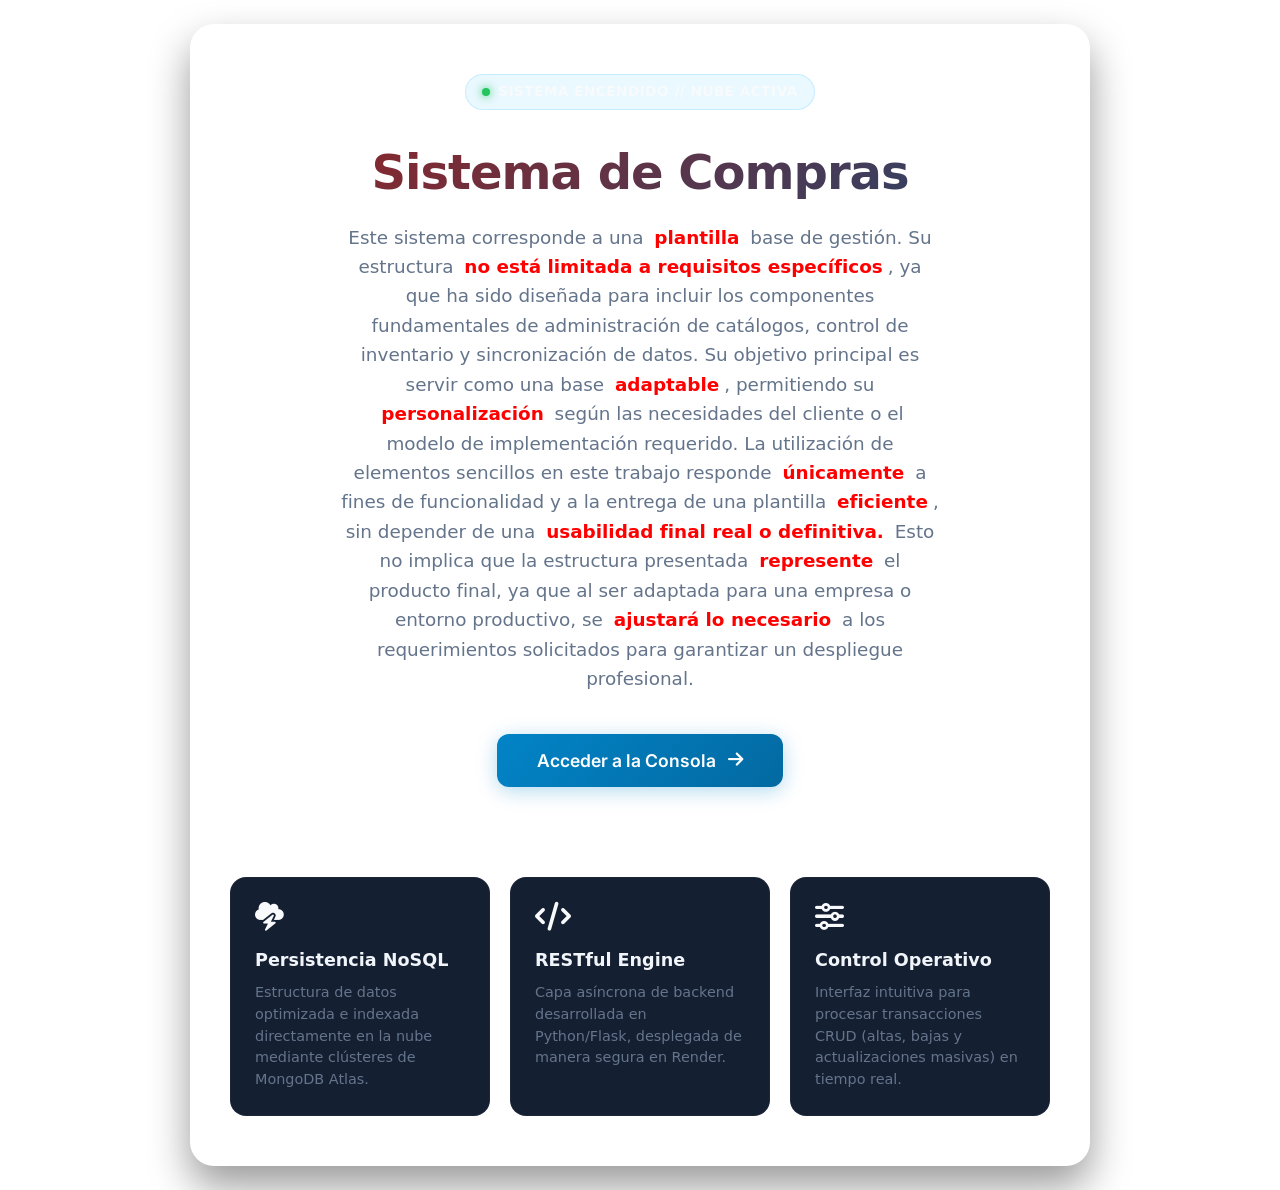
<file: index.html>
<!DOCTYPE html>
<html lang="es">
    <head>
        <meta charset="UTF-8">
        <meta name="viewport" content="width=device-width, initial-scale=1.0">
        <title>Sistema de Compras | Consola de Gestión</title>
        <link rel="stylesheet" href="styles.css">
        <link rel="stylesheet"
            href="https://cdnjs.cloudflare.com/ajax/libs/font-awesome/6.4.0/css/all.min.css">
        <style>
        :root{
  --bg-main: #f8fafc;
  --bg-card: #ffffff;

  --primary: #2563eb;
  --primary-hover: #1d4ed8;

  --secondary: #64748b;

  --success: #16a34a;
  --danger: #dc2626;

  --border: #dbeafe;

  --text-main: #0f172a;
  --text-muted: #64748b;
}

        body {
            background-color: var(--bg-dark);
            font-family: 'Segoe UI', system-ui, sans-serif;
            color: #f8fafc;
            margin: 0;
            min-height: 100vh;
            display: flex;
            align-items: center;
            justify-content: center;
        }

        .hero-panel {
            background: var(--surface-dark);
            border: 1px solid var(--border-glow);
            border-radius: 24px;
            padding: 50px 40px;
            max-width: 900px;
            width: 90%;
            box-shadow: 0 20px 40px rgba(0, 0, 0, 0.4);
            text-align: center;
            position: relative;
            overflow: hidden;
        }

        /* Indicador de estado del Servidor */
        .status-badge {
            display: inline-flex;
            align-items: center;
            gap: 8px;
            background: rgba(56, 189, 248, 0.1);
            color: var(--primary-glow);
            padding: 6px 16px;
            border-radius: 100px;
            font-size: 0.85rem;
            font-weight: 600;
            letter-spacing: 0.5px;
            margin-bottom: 24px;
            border: 1px solid rgba(56, 189, 248, 0.2);
        }

        .status-dot {
            width: 8px;
            height: 8px;
            background-color: #22c55e;
            border-radius: 50%;
            box-shadow: 0 0 10px #22c55e;
            animation: pulse 2s infinite;
        }

        @keyframes pulse {
            0% { transform: scale(0.95); box-shadow: 0 0 0 0 rgba(34, 197, 94, 0.7); }
            70% { transform: scale(1); box-shadow: 0 0 0 8px rgba(34, 197, 94, 0); }
            100% { transform: scale(0.95); box-shadow: 0 0 0 0 rgba(34, 197, 94, 0); }
        }

        .hero-panel h1 {
            font-size: 3rem;
            font-weight: 800;
            margin: 0 0 12px 0;
            background: linear-gradient(135deg, #972323 0%, #24456d 100%);
            -webkit-background-clip: text;
            -webkit-text-fill-color: transparent;
            letter-spacing: -1px;
        }

        .hero-panel p.subtitle {
            font-size: 1.15rem;
            color: var(--text-muted);
            max-width: 600px;
            margin: 0 auto 40px auto;
            line-height: 1.6;
        }

        .resaltar {
  color: rgb(255, 0, 0);
  padding: 2px 5px;
  border-radius: 4px;
  font-weight: 600;
}

        /* Botón de Acceso Principal */
        .btn-primary {
            background: linear-gradient(135deg, #0284c7 0%, #0369a1 100%);
            color: white;
            border: none;
            padding: 16px 40px;
            font-size: 1.1rem;
            font-weight: 600;
            border-radius: 12px;
            cursor: pointer;
            transition: all 0.3s ease;
            box-shadow: 0 4px 20px rgba(2, 132, 199, 0.3);
            display: inline-flex;
            align-items: center;
            gap: 12px;
        }

        .btn-primary:hover {
            transform: translateY(-2px);
            box-shadow: 0 6px 24px rgba(2, 132, 199, 0.5);
            background: linear-gradient(135deg, #38bdf8 0%, #0284c7 100%);
        }

        /* Grid Tecnológico */
        .tech-grid {
            display: grid;
            grid-template-columns: repeat(auto-fit, minmax(220px, 1fr));
            gap: 20px;
            margin-top: 50px;
            border-top: 1px solid var(--border-glow);
            padding-top: 40px;
        }

        .tech-card {
            background: #151f32;
            padding: 24px;
            border-radius: 16px;
            border: 1px solid rgba(255, 255, 255, 0.03);
            text-align: left;
            transition: transform 0.3s ease;
        }

        .tech-card:hover {
            transform: translateY(-4px);
            border-color: rgba(56, 189, 248, 0.2);
        }

        .tech-card i {
            font-size: 1.8rem;
            color: var(--primary-glow);
            margin-bottom: 16px;
        }

        .tech-card h3 {
            font-size: 1.1rem;
            font-weight: 600;
            margin: 0 0 8px 0;
            color: #f1f5f9;
        }

        .tech-card p {
            font-size: 0.9rem;
            color: var(--text-muted);
            margin: 0;
            line-height: 1.5;
        }
    </style>
    </head>
    <body>

        <div class="hero-panel">
            <div class="status-badge">
                <div class="status-dot"></div>
                <span>SISTEMA ENCENDIDO // NUBE ACTIVA</span>
            </div>

            <h1>Sistema de Compras</h1>
            <p class="subtitle">
                Este sistema corresponde a una <span
                    class="resaltar">plantilla</span> base de gestión. Su
                estructura <span class="resaltar">no está limitada a requisitos
                    específicos</span>, ya que ha
                sido diseñada para incluir los componentes fundamentales de
                administración de catálogos, control de inventario y
                sincronización de datos. Su objetivo principal es servir como
                una base <span class="resaltar">adaptable</span>, permitiendo su
                <span class="resaltar">personalización</span> según las
                necesidades del cliente o el modelo de implementación requerido.

                La utilización de elementos sencillos en este trabajo responde
                <span class="resaltar">únicamente</span> a fines de
                funcionalidad y a la entrega de una
                plantilla <span class="resaltar">eficiente</span>, sin depender
                de una <span class="resaltar">usabilidad final real o
                    definitiva.</span>
                Esto no implica que la estructura presentada
                <span class="resaltar">represente</span> el producto final, ya
                que al ser adaptada para una
                empresa o entorno productivo, se <span class="resaltar">ajustará
                    lo necesario</span> a los
                requerimientos solicitados para garantizar un despliegue
                profesional.
            </p>

            <button class="btn-primary"
                onclick="window.location.href='catalogo.html'">
                <span>Acceder a la Consola</span>
                <i class="fa-solid fa-arrow-right"></i>
            </button>

            <div class="tech-grid">
                <div class="tech-card">
                    <i class="fa-solid fa-cloud-bolt"></i>
                    <h3>Persistencia NoSQL</h3>
                    <p>Estructura de datos optimizada e indexada directamente en
                        la nube mediante clústeres de MongoDB Atlas.</p>
                </div>
                <div class="tech-card">
                    <i class="fa-solid fa-code"></i>
                    <h3>RESTful Engine</h3>
                    <p>Capa asíncrona de backend desarrollada en Python/Flask,
                        desplegada de manera segura en Render.</p>
                </div>
                <div class="tech-card">
                    <i class="fa-solid fa-sliders"></i>
                    <h3>Control Operativo</h3>
                    <p>Interfaz intuitiva para procesar transacciones CRUD
                        (altas, bajas y actualizaciones masivas) en tiempo
                        real.</p>
                </div>
            </div>
        </div>

        <div id="modalManual" class="modal">
            <div class="modal-content">
                <span class="close">&times;</span>
                <h2 id="manualTitulo" class="manual-titulo"></h2>
                <div id="manualCuerpo" class="manual-cuerpo"></div>
            </div>
        </div>

    </body>
</html>
</file>
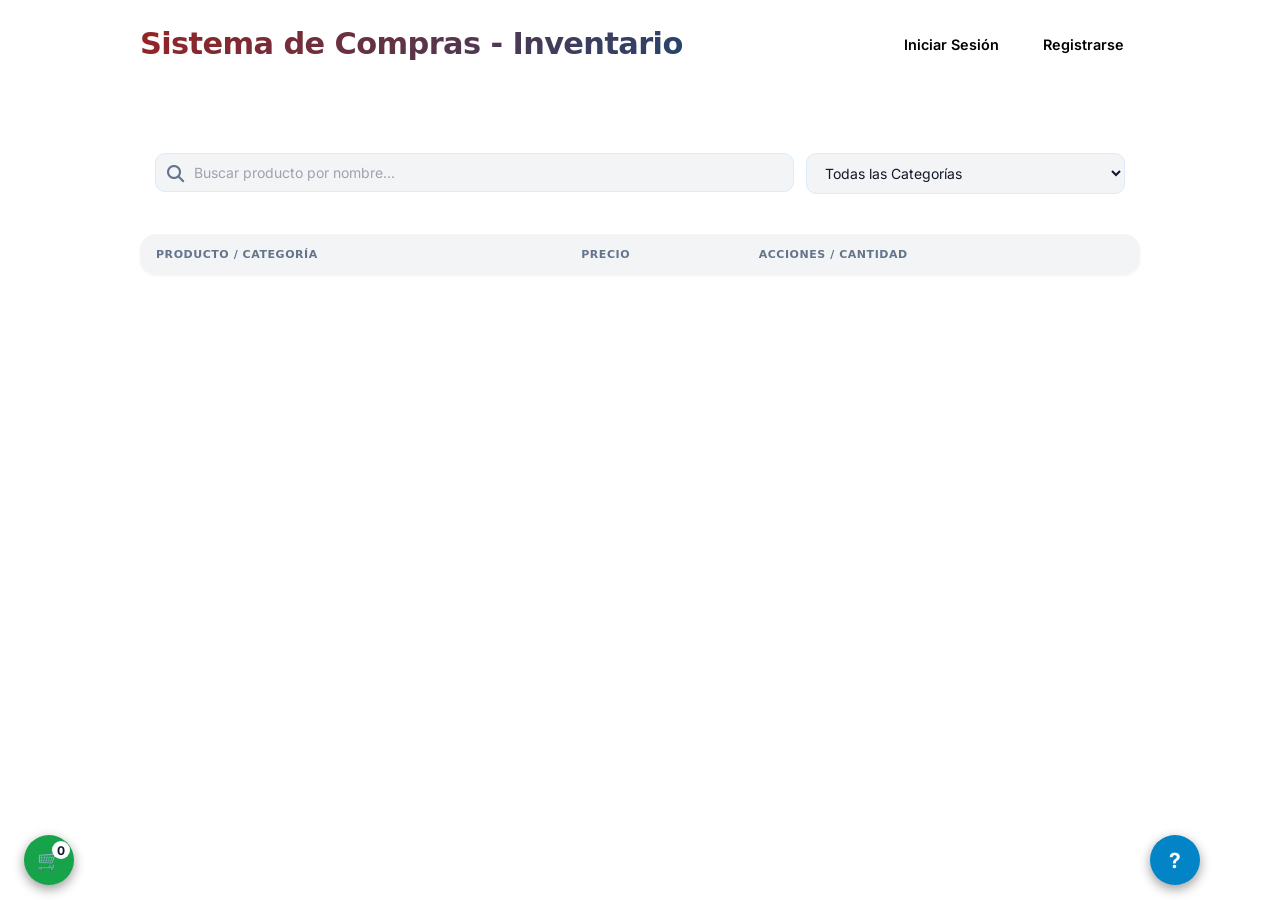
<file: catalogo.html>
<!DOCTYPE html>
<html lang="es">
    <head>
        <meta charset="UTF-8">
        <meta name="viewport" content="width=device-width, initial-scale=1.0">
        <title>Sistema de Compras - Gestión de Productos</title>
        <link rel="stylesheet" href="styles.css">
        <link rel="stylesheet"
            href="https://cdnjs.cloudflare.com/ajax/libs/font-awesome/6.4.0/css/all.min.css">
        <style>
        :root{
  --bg-main: #f8fafc;
  --bg-card: #ffffff;

  --primary: #2563eb;
  --primary-hover: #1d4ed8;

  --secondary: #64748b;

  --success: #16a34a;
  --danger: #dc2626;

  --border: #dbeafe;

  --text-main: #0f172a;
  --text-muted: #64748b;
}

        body {
            background-color: var(--bg-dark);
            /* ACCESIBILIDAD: Fuente base más grande y legible para descanso visual */
            font-family: 'Segoe UI', system-ui, sans-serif;
            font-size: 17px; 
            color: #f8fafc;
            margin: 0;
            padding: 20px;
            min-height: 100vh;
            display: flex;
            justify-content: center;
            box-sizing: border-box;
        }

        .container {
            width: 100%;
            max-width: 1000px;
            display: flex;
            flex-direction: column;
            gap: 25px;
        }

        /* ENCABEZADO RESPONSIVO */
        .header-flex {
            display: flex;
            flex-direction: column;
            gap: 15px;
            align-items: center;
            text-align: center;
            border-bottom: 1px solid var(--border-glow);
            padding-bottom: 20px;
        }

        @media (min-width: 640px) {
            .header-flex {
                flex-direction: row;
                justify-content: space-between;
                text-align: left;
            }
        }

        .header-flex h2 {
            font-size: 1.9rem;
            font-weight: 800;
            margin: 0;
            background: linear-gradient(135deg, #972323 0%, #24456d 100%);
            -webkit-background-clip: text;
            -webkit-text-fill-color: transparent;
        }

        #authButtons {
            display: flex;
            align-items: center;
            gap: 12px;
            width: 100%;
            justify-content: center;
        }

        .dashboard-admin{
    display:grid;
    grid-template-columns:repeat(auto-fit,minmax(180px,1fr));
    gap:15px;
    margin-bottom:25px;
}

.card-dashboard{
    background:#1e293b;
    border:1px solid #334155;
    border-radius:12px;
    padding:20px;
    text-align:center;
}

.card-dashboard h3{
    margin:0 0 10px 0;
    font-size:1rem;
}

.card-dashboard span{
    font-size:1.8rem;
    font-weight:bold;
    color:#38bdf8;
}

        @media (min-width: 640px) {
            #authButtons {
                width: auto;
            }
        }

        /* DISEÑO DE USUARIO ACTIVO */
        .user-pill {
            background: rgba(56, 189, 248, 0.1);
            border: 1px solid rgba(56, 189, 248, 0.2);
            color: var(--primary-glow);
            padding: 8px 14px;
            border-radius: 8px;
            font-size: 0.95rem;
            font-weight: 600;
            display: none;
        }

        .btn-nav, .btn-logout {
            background: rgba(255, 255, 255, 0.05);
            border: 1px solid var(--border-glow);
            color: #000000;
            padding: 10px 16px;
            border-radius: 8px;
            font-weight: 600;
            font-size: 0.9rem;
            cursor: pointer;
            transition: all 0.3s ease;
            flex: 1;
            text-align: center;
            white-space: nowrap;
        }

        @media (min-width: 640px) {
            .btn-nav, .btn-logout {
                flex: none;
            }
        }

        .btn-nav:hover {
            border-color: var(--primary-glow);
            background: rgba(56, 189, 248, 0.1);
        }

        /* CONTROL DE FILTROS Y BUSCADOR */
        .filter-bar {
            background: var(--surface-dark);
            border: 1px solid var(--border-glow);
            border-radius: 12px;
            padding: 15px;
            display: grid;
            grid-template-columns: 1fr;
            gap: 12px;
        }

        @media (min-width: 640px) {
            .filter-bar {
                grid-template-columns: 2fr 1fr;
            }
        }

        .search-wrapper {
            position: relative;
        }

        .search-wrapper i {
            position: absolute;
            left: 12px;
            top: 50%;
            transform: translateY(-50%);
            color: var(--text-muted);
        }

        .search-wrapper input {
            padding-left: 38px !important;
        }

        /* FORMULARIO ADMIN RESPONSIVO */
        .card {
            background: var(--surface-dark);
            border: 1px solid var(--border-glow);
            border-radius: 16px;
            padding: 20px;
            box-shadow: 0 10px 25px rgba(0, 0, 0, 0.3);
        }

        .card h3 {
            margin: 0 0 5px 0;
            font-size: 1.35rem;
        }

        .text-sm {
            font-size: 0.9rem;
            color: var(--text-muted);
            margin-bottom: 20px;
        }

        .form-group {
            display: grid;
            grid-template-columns: 1fr;
            gap: 12px;
        }

        /* Ajuste para 6 columnas debido a la imagen en computadoras */
        @media (min-width: 768px) {
            .form-group {
                grid-template-columns: 2fr 1fr 1fr 1fr 2fr auto;
                align-items: center;
            }
        }

        .form-group input, .form-group select {
            background: var(--input-bg);
            border: 1px solid var(--border-glow);
            border-radius: 8px;
            padding: 12px;
            font-size: 0.95rem;
            color: #000000;
            outline: none;
            width: 100%;
            box-sizing: border-box;
            transition: all 0.3s ease;
        }

        .form-group input:focus, .form-group select:focus {
            border-color: var(--primary-glow);
        }

        .btn-primary {
            background: linear-gradient(135deg, #0284c7 0%, #0369a1 100%);
            color: white;
            border: none;
            padding: 12px 20px;
            font-size: 0.95rem;
            font-weight: 600;
            border-radius: 8px;
            cursor: pointer;
            transition: all 0.3s ease;
            width: 100%;
        }

        @media (min-width: 768px) {
            .btn-primary {
                width: auto;
            }
        }

        /* TABLA MÓVIL ADAPTATIVA */
        .table-wrap {
            background: var(--surface-dark);
            border: 1px solid var(--border-glow);
            border-radius: 16px;
            overflow: hidden;
        }

        table {
            width: 100%;
            border-collapse: collapse;
        }

        @media (max-width: 639px) {
            table, thead, tbody, th, td, tr {
                display: block;
            }
            thead {
                display: none;
            }
            tr {
                border-bottom: 1px solid var(--border-glow);
                padding: 15px 10px;
                background: rgba(15, 23, 42, 0.2);
            }
            td {
                border: none;
                padding: 8px 10px;
                display: flex;
                justify-content: space-between;
                align-items: center;
                text-align: right;
                font-size: 1rem;
            }
            td::before {
                content: attr(data-label);
                float: left;
                font-weight: 600;
                color: var(--text-muted);
                text-transform: uppercase;
                font-size: 0.85rem;
            }
        }

        @media (min-width: 640px) {
            th {
                background: rgba(15, 23, 42, 0.5);
                color: var(--text-muted);
                font-weight: 600;
                padding: 16px 20px;
                font-size: 0.9rem;
                text-transform: uppercase;
                border-bottom: 1px solid var(--border-glow);
                text-align: left;
            }
            td {
                padding: 16px 20px;
                border-bottom: 1px solid rgba(51, 65, 85, 0.4);
                font-size: 1.05rem;
            }
            tr:hover td {
                background: rgba(255, 255, 255, 0.01);
            }
        }

        /* MODALES */
        .modal {
            display: none;
            position: fixed;
            top: 0; left: 0; width: 100%; height: 100%;
            background: rgba(222, 226, 236, 0.8);
            backdrop-filter: blur(4px);
            z-index: 1000;
            align-items: center;
            justify-content: center;
            padding: 15px;
            box-sizing: border-box;
            color: #000000;
        }
        .modal.active { display: flex; }
        .modal-content {
            background: var(--surface-dark);
            border: 1px solid var(--border-glow);
            padding: 25px;
            border-radius: 16px;
            max-width: 500px;
            width: 100%;
            position: relative;
            box-shadow: 0 20px 40px rgba(0,0,0,0.5);
            box-sizing: border-box;
        }
        .close {
            position: absolute;
            top: 15px; right: 15px;
            font-size: 24px; cursor: pointer;
            background: none; border: none; color: var(--text-muted);
        }

        /* BOTONES FLOTANTES COMPACTOS */
        #btnManual {
            position: fixed;
            bottom: 15px;
            right: 80px;
            width: 50px;
            height: 50px;
            border-radius: 50%;
            background: #0284c7;
            color: white;
            border: none;
            font-size: 1.3rem;
            font-weight: bold;
            cursor: pointer;
            box-shadow: 0 4px 12px rgba(0,0,0,0.4);
            z-index: 999;
        }

        .btn-carrito-flotante {
            position: fixed;
            bottom: 15px;
            right: 15px;
            width: 50px;
            height: 50px;
            border-radius: 50%;
            background: var(--success);
            color: white;
            border: none;
            font-size: 1.2rem;
            cursor: pointer;
            box-shadow: 0 4px 12px rgba(0,0,0,0.4);
            z-index: 999;
            display: flex;
            align-items: center;
            justify-content: center;
        }

        #contadorCarrito {
            background: white;
            color: #0f172a;
            font-size: 0.75rem;
            font-weight: bold;
            padding: 2px 6px;
            border-radius: 10px;
            position: absolute;
            top: 6px; right: 4px;
        }
    </style>
    </head>
    <body>

        <div class="container">
            <div class="header-flex">
                <h2>Sistema de Compras - Inventario</h2>
                <div id="authButtons">
                    <div id="infoUsuario" class="user-pill"></div>

                    <button
                        id="btnHistorial"
                        onclick="mostrarHistorial()"
                        style="display:none;">
                        Historial
                    </button>
                    <button id="btnLoginNav" class="btn-nav"
                        onclick="window.location.href='login.html'">Iniciar
                        Sesión</button>
                    <button id="btnRegistroNav" class="btn-nav"
                        onclick="window.location.href='registro.html'">Registrarse</button>
                    <button id="btnLogut" class="btn-logout" onclick="logout()"
                        style="display:none;">Cerrar Sesión</button>
                </div>
            </div>

            <div id="seccionAdmin" style="display:none;">
                <div class="card">
                    <h3>🛠️ Panel de Administración</h3>
                    <p class="text-sm">Agregar o editar productos en la base de
                        datos.</p>
                    <div class="form-group">
                        <input type="text" id="nombre"
                            placeholder="Nombre del producto">
                        <input type="number" id="precio"
                            placeholder="Precio (₡)">

                        <select id="categoria">
                            <option value="General">General</option>
                            <option value="Electrónica">Electrónica</option>
                            <option value="Hogar">Hogar</option>
                            <option value="Ropa">Ropa</option>
                            <option value="Alimentos">Alimentos</option>
                        </select>

                        <input type="number" id="stock" min="0"
                            placeholder="Stock" value="10">
                        <input type="file" id="imagen" accept="image/*">

                        <button id="btnPrincipal" class="btn-primary"
                            onclick="agregarProducto()">Añadir</button>
                    </div>
                </div>
                <div id="dashboardAdmin" class="dashboard-admin">
                    <div class="card-dashboard">
                        <h3>Productos</h3>
                        <span id="totalProductos">0</span>
                    </div>

                    <div class="card-dashboard">
                        <h3>Usuarios</h3>
                        <span id="totalUsuarios">0</span>
                    </div>

                    <div class="card-dashboard">
                        <h3>Compras</h3>
                        <span id="totalCompras">0</span>
                    </div>

                    <div class="card-dashboard">
                        <h3>Ventas</h3>
                        <span id="totalVentas">₡0</span>
                    </div>
                </div>
            </div>

            <div class="filter-bar">
                <div class="search-wrapper">
                    <i class="fa-solid fa-magnifying-glass"></i>
                    <input type="text" id="inputBuscar"
                        placeholder="Buscar producto por nombre...">
                </div>
                <div>
                    <select id="selectCategoria">
                        <option value="Todos">Todas las Categorías</option>
                        <option value="General">General</option>
                        <option value="Electrónica">Electrónica</option>
                        <option value="Hogar">Hogar</option>
                        <option value="Ropa">Ropa</option>
                        <option value="Alimentos">Alimentos</option>
                    </select>
                </div>
            </div>

            <div class="table-wrap">
                <table>
                    <thead>
                        <tr>
                            <th>Producto / Categoría</th>
                            <th>Precio</th>
                            <th>Acciones / Cantidad</th>
                        </tr>
                    </thead>
                    <tbody id="cuerpoTabla"></tbody>
                </table>
            </div>
        </div>

        <div id="modalManual" class="modal">
            <div class="modal-content">
                <button class="close"
                    onclick="cerrarModal('modalManual')">&times;</button>
                <h2 id="manualTitulo"
                    style="color: var(--primary-glow); margin-top: 0;"></h2>
                <hr
                    style="border: none; height: 1px; background: var(--border-glow); margin: 15px 0;">
                <div id="manualCuerpo"></div>
            </div>
        </div>

        <div id="modalCarrito" class="modal">
            <div class="modal-content">
                <button class="close"
                    onclick="cerrarModal('modalCarrito')">&times;</button>
                <h2 style="margin-top: 0;">🛒 Tu Carrito de Compras</h2>
                <hr
                    style="border: none; height: 1px; background: var(--border-glow); margin: 15px 0;">
                <div id="listaCarrito">
                    <p class="text-sm" style="text-align: center;">El carrito
                        está vacío.</p>
                </div>
                <div class="carrito-footer"
                    style="margin-top: 20px; border-top: 1px solid var(--border-glow); padding-top: 15px;">
                    <div
                        style="display: flex; justify-content: space-between; align-items: center; margin-bottom: 15px;">
                        <span
                            style="font-weight: 600; color: var(--text-muted);">Total:</span>
                        <b id="totalCarrito"
                            style="font-size: 1.3rem; color: var(--success);">₡0</b>
                    </div>
                    <button class="btn-primary"
                        style="width: 100%; background: var(--success);"
                        onclick="finalizarCompra()">Finalizar Compra</button>
                </div>
            </div>
        </div>

        <button id="btnManual" title="Ayuda"
            onclick="abrirModal('modalManual')">?</button>

        <button id="btnCarritoFlotante" class="btn-carrito-flotante"
            onclick="abrirModal('modalCarrito')">
            🛒 <span id="contadorCarrito">0</span>
        </button>

        <script src="app.js?v=1.4"></script>
    </body>
</html>
</file>
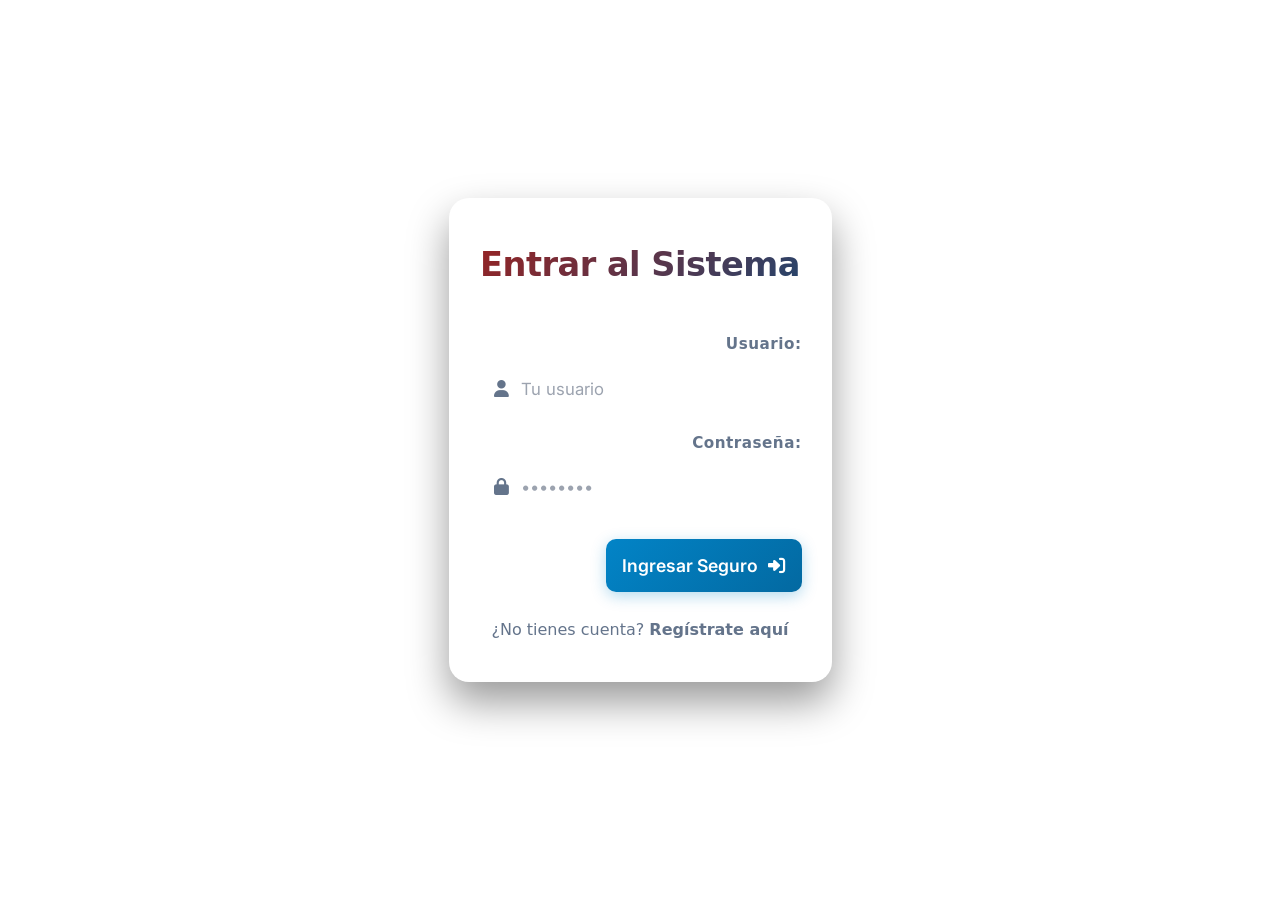
<file: login.html>
<!DOCTYPE html>
<html lang="es">
    <head>
        <meta charset="UTF-8">
        <meta name="viewport" content="width=device-width, initial-scale=1.0">
        <title>Sistema de Compras - Inicio de Sesión</title>
        <link rel="stylesheet" href="styles.css">
        <link rel="stylesheet"
            href="https://cdnjs.cloudflare.com/ajax/libs/font-awesome/6.4.0/css/all.min.css">
        <style>
        :root{
  --bg-main: #f8fafc;
  --bg-card: #ffffff;

  --primary: #2563eb;
  --primary-hover: #1d4ed8;

  --secondary: #64748b;

  --success: #16a34a;
  --danger: #dc2626;

  --border: #dbeafe;

  --text-main: #0f172a;
  --text-muted: #64748b;
}

        body {
            background-color: var(--bg-dark);
            font-family: 'Segoe UI', system-ui, sans-serif;
            font-size: 17px;
            color: #f8fafc;
            margin: 0;
            min-height: 100vh;
            display: flex;
            align-items: center;
            justify-content: center;
        }

        .container-login {
            width: 100%;
            max-width: 450px;
            padding: 20px;
            box-sizing: border-box;
        }

        .card {
            background: var(--surface-dark);
            border: 1px solid var(--border-glow);
            border-radius: 20px;
            padding: 40px 30px;
            box-shadow: 0 20px 40px rgba(0, 0, 0, 0.4);
            text-align: center;
        }

        .card h2 {
            font-size: 2.1rem;
            font-weight: 800;
            margin: 0 0 10px 0;
            background: linear-gradient(135deg, #972323 0%, #24456d 100%);
            -webkit-background-clip: text;
            -webkit-text-fill-color: transparent;
            letter-spacing: -0.5px;
        }

        hr {
            border: none;
            height: 1px;
            background: var(--border-glow);
            margin-bottom: 30px;
        }

        .form-group {
            text-align: left;
            display: flex;
            flex-direction: column;
            gap: 18px;
        }

        .form-group label {
            font-size: 0.95rem;
            font-weight: 600;
            color: var(--text-muted);
            margin-bottom: -10px;
            letter-spacing: 0.5px;
        }

        /* Input con diseño de icono integrado */
        .input-wrapper {
            position: relative;
            display: flex;
            align-items: center;
        }

        .input-wrapper i {
            position: absolute;
            left: 15px;
            color: var(--text-muted);
        }

        .form-group input {
            background: var(--input-bg);
            border: 1px solid var(--border-glow);
            border-radius: 10px;
            padding: 14px 16px 14px 42px;
            font-size: 1.05rem;
            color: #000000;
            outline: none;
            width: 100%;
            box-sizing: border-box;
            transition: all 0.3s ease;
        }

        .form-group input:focus {
            border-color: var(--primary-glow);
            box-shadow: 0 0 10px rgba(56, 189, 248, 0.2);
        }

        .btn-login {
            background: linear-gradient(135deg, #0284c7 0%, #0369a1 100%);
            color: white;
            border: none;
            padding: 16px;
            font-size: 1.1rem;
            font-weight: 600;
            border-radius: 10px;
            cursor: pointer;
            transition: all 0.3s ease;
            box-shadow: 0 4px 15px rgba(2, 132, 199, 0.3);
            margin-top: 10px;
            display: flex;
            justify-content: center;
            align-items: center;
            gap: 10px;
        }

        .btn-login:hover {
            transform: translateY(-2px);
            box-shadow: 0 6px 20px rgba(2, 132, 199, 0.5);
            background: linear-gradient(135deg, #38bdf8 0%, #0284c7 100%);
        }

        .footer-text {
            margin-top: 25px;
            font-size: 1rem;
            color: var(--text-muted);
        }

        .footer-text a {
            color: var(--primary-glow);
            text-decoration: none;
            font-weight: 600;
            transition: color 0.2s;
        }

        .footer-text a:hover {
            color: #0284c7;
            text-decoration: underline;
        }
    </style>
    </head>
    <body>

        <div class="container-login">
            <div class="card">
                <h2>Entrar al Sistema</h2>
                <hr>
                <div class="form-group">
                    <label for="userLogin">Usuario:</label>
                    <div class="input-wrapper">
                        <i class="fa-solid fa-user"></i>
                        <input type="text" id="userLogin"
                            placeholder="Tu usuario">
                    </div>

                    <label for="passLogin">Contraseña:</label>
                    <div class="input-wrapper">
                        <i class="fa-solid fa-lock"></i>
                        <input type="password" id="passLogin"
                            placeholder="••••••••">
                    </div>

                    <button class="btn-login" onclick="ejecutarLogin()">
                        <span>Ingresar Seguro</span>
                        <i class="fa-solid fa-right-to-bracket"></i>
                    </button>
                </div>

                <p class="footer-text">
                    ¿No tienes cuenta? <a href="registro.html">Regístrate
                        aquí</a>
                </p>
            </div>
        </div>

        <script>
async function ejecutarLogin() {
    const usuario = document.getElementById("userLogin").value;
    const password = document.getElementById("passLogin").value;

    if (!usuario || !password) {
        return alert("Por favor, completa todos los campos");
    }

    try {
        const res = await fetch("https://proyectovich.onrender.com/login", {
            method: "POST",
            headers: {"Content-Type": "application/json"},
            body: JSON.stringify({usuario, password})
        });

        const data = await res.json();

        if(res.ok) {
            localStorage.setItem("usuarioActual", JSON.stringify(data));
            window.location.href = "catalogo.html"; 
        } else {
            alert("Error: " + (data.error || "Credenciales incorrectas"));
        }
    } catch (error) {
        console.error("Error en el login:", error);
        alert("No se pudo conectar con el servidor backend.");
    }
}
</script>
    </body>
</html>
</file>
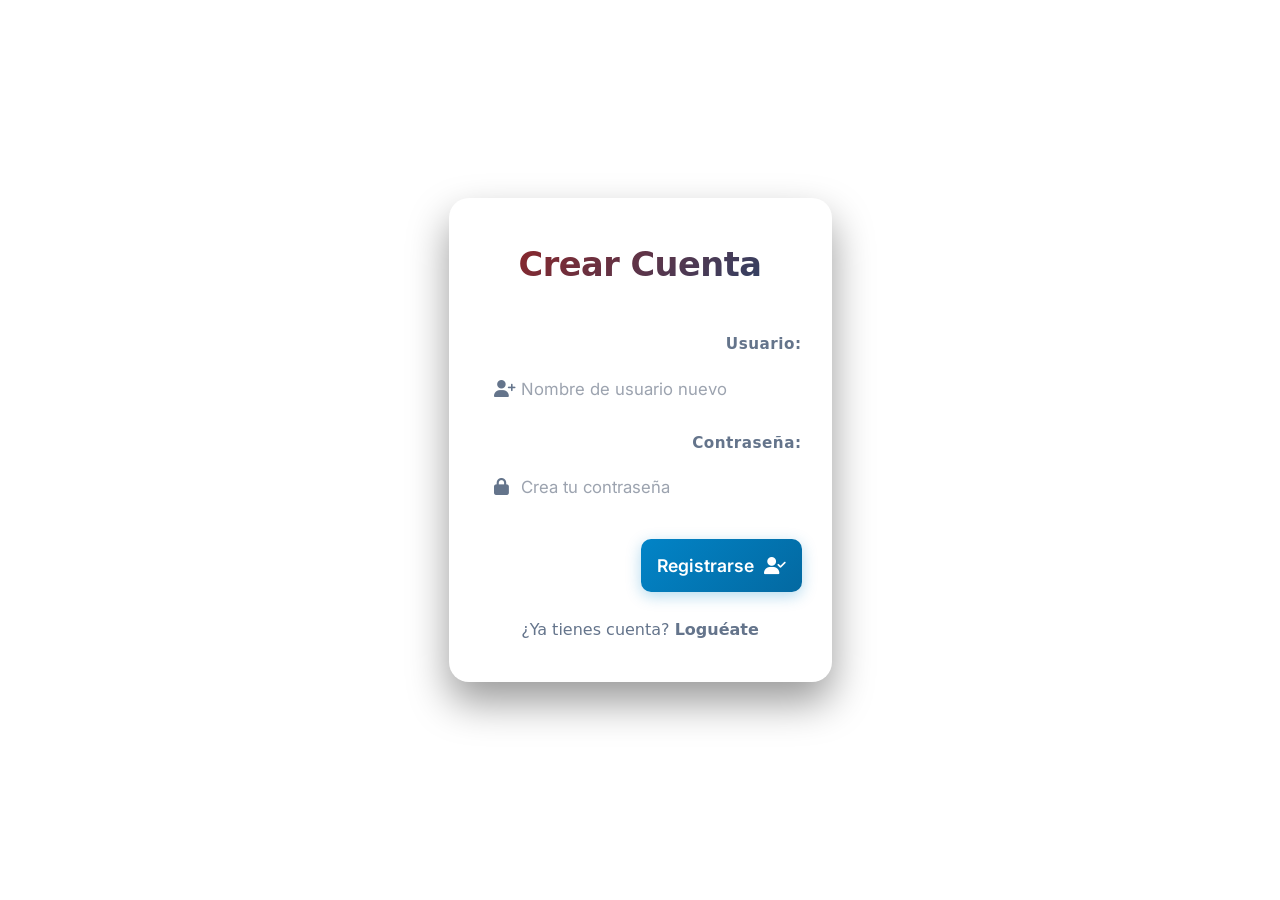
<file: registro.html>
<!DOCTYPE html>
<html lang="es">
    <head>
        <meta charset="UTF-8">
        <meta name="viewport" content="width=device-width, initial-scale=1.0">
        <title>Sistema de Compras - Registro</title>
        <link rel="stylesheet" href="styles.css">
        <link rel="stylesheet"
            href="https://cdnjs.cloudflare.com/ajax/libs/font-awesome/6.4.0/css/all.min.css">
        <style>
        /* Mismo ecosistema visual del login para consistencia de marca */
        :root{
  --bg-main: #f8fafc;
  --bg-card: #ffffff;

  --primary: #2563eb;
  --primary-hover: #1d4ed8;

  --secondary: #64748b;

  --success: #16a34a;
  --danger: #dc2626;

  --border: #dbeafe;

  --text-main: #0f172a;
  --text-muted: #64748b;
}

        body {
            background-color: var(--bg-dark);
            font-family: 'Segoe UI', system-ui, sans-serif;
            font-size: 17px;
            color: #f8fafc;
            margin: 0;
            min-height: 100vh;
            display: flex;
            align-items: center;
            justify-content: center;
        }

        .container-login {
            width: 100%;
            max-width: 450px;
            padding: 20px;
            box-sizing: border-box;
        }

        .card {
            background: var(--surface-dark);
            border: 1px solid var(--border-glow);
            border-radius: 20px;
            padding: 40px 30px;
            box-shadow: 0 20px 40px rgba(0, 0, 0, 0.4);
            text-align: center;
        }

        .card h2 {
            font-size: 2.1rem;
            font-weight: 800;
            margin: 0 0 10px 0;
            background: linear-gradient(135deg, #972323 0%, #24456d 100%);
            -webkit-background-clip: text;
            -webkit-text-fill-color: transparent;
            letter-spacing: -0.5px;
        }

        hr {
            border: none;
            height: 1px;
            background: var(--border-glow);
            margin-bottom: 30px;
        }

        .form-group {
            text-align: left;
            display: flex;
            flex-direction: column;
            gap: 18px;
        }

        .form-group label {
            font-size: 0.95rem;
            font-weight: 600;
            color: var(--text-muted);
            margin-bottom: -10px;
            letter-spacing: 0.5px;
        }

        .input-wrapper {
            position: relative;
            display: flex;
            align-items: center;
        }

        .input-wrapper i {
            position: absolute;
            left: 15px;
            color: var(--text-muted);
        }

        .form-group input {
            background: var(--input-bg);
            border: 1px solid var(--border-glow);
            border-radius: 10px;
            padding: 14px 16px 14px 42px;
            font-size: 1.05rem;
            color: #000000;
            outline: none;
            width: 100%;
            box-sizing: border-box;
            transition: all 0.3s ease;
        }

        .form-group input:focus {
            border-color: var(--primary-glow);
            box-shadow: 0 0 10px rgba(56, 189, 248, 0.2);
        }

        .btn-login {
            background: linear-gradient(135deg, #0284c7 0%, #0369a1 100%);
            color: white;
            border: none;
            padding: 16px;
            font-size: 1.1rem;
            font-weight: 600;
            border-radius: 10px;
            cursor: pointer;
            transition: all 0.3s ease;
            box-shadow: 0 4px 15px rgba(2, 132, 199, 0.3);
            margin-top: 10px;
            display: flex;
            justify-content: center;
            align-items: center;
            gap: 10px;
        }

        .btn-login:hover {
            transform: translateY(-2px);
            box-shadow: 0 6px 20px rgba(2, 132, 199, 0.5);
            background: linear-gradient(135deg, #38bdf8 0%, #0284c7 100%);
        }

        .footer-text {
            margin-top: 25px;
            font-size: 1rem;
            color: var(--text-muted);
        }

        .footer-text a {
            color: var(--primary-glow);
            text-decoration: none;
            font-weight: 600;
            transition: color 0.2s;
        }

        .footer-text a:hover {
            color: #0284c7;
            text-decoration: underline;
        }
    </style>
    </head>
    <body>

        <div class="container-login">
            <div class="card">
                <h2>Crear Cuenta</h2>
                <hr>
                <div class="form-group">
                    <label for="regUsuario">Usuario:</label>
                    <div class="input-wrapper">
                        <i class="fa-solid fa-user-plus"></i>
                        <input type="text" id="regUsuario"
                            placeholder="Nombre de usuario nuevo">
                    </div>

                    <label for="regPassword">Contraseña:</label>
                    <div class="input-wrapper">
                        <i class="fa-solid fa-lock"></i>
                        <input type="password" id="regPassword"
                            placeholder="Crea tu contraseña">
                    </div>

                    <button class="btn-login" onclick="ejecutarRegistro()">
                        <span>Registrarse</span>
                        <i class="fa-solid fa-user-check"></i>
                    </button>
                </div>
                <p class="footer-text">¿Ya tienes cuenta? <a
                        href="login.html">Loguéate</a></p>
            </div>
        </div>

        <script>
async function ejecutarRegistro() {
    const usuario = document.getElementById("regUsuario").value;
    const password = document.getElementById("regPassword").value;
    if (!usuario || !password) return alert("Completa los datos");

    try {
        const res = await fetch("https://proyectovich.onrender.com/registro", {
            method: "POST",
            headers: {"Content-Type": "application/json"},
            body: JSON.stringify({ usuario, password, rol: "cliente" })
        });

        if (res.ok) {
            alert("¡Cuenta creada! Ahora inicia sesión. 🎉");
            window.location.href = "login.html";
        } else {
            alert("Error al registrar el usuario");
        }
    } catch (err) {
        console.error("Error en el registro:", err);
        alert("No se pudo conectar con el servidor backend.");
    }
}
</script>
    </body>
</html>
</file>
<file: styles.css>
/* ============================================================
   SISTEMA DE ESTILOS v3.0 — Optimizado y Fluido
   ============================================================ */

@import url("https://fonts.googleapis.com/css2?family=Inter:wght@400;500;600&display=swap");

:root {
  --font: "Inter", sans-serif;
  --blue-600: #2563eb;
  --blue-700: #1d4ed8;
  --green-100: #d1fae5;
  --green-500: #10b981;
  --green-600: #059669;
  --green-700: #065f46;
  --red-50: #fef2f2;
  --red-100: #fee2e2;
  --red-500: #ef4444;
  --red-600: #dc2626;
  --red-700: #b91c1c;
  --amber-100: #fef3c7;
  --amber-700: #92400e;
  --indigo-600: #4f46e5;
  --indigo-700: #4338ca;

  /* Tema Claro */
  --bg: #f9fafb;
  --surface: #ffffff;
  --surface-2: #f3f4f6;
  --text: #111827;
  --text-muted: #4b5563;
  --text-hint: #9ca3af;
  --border: #e5e7eb;
  --primary: var(--blue-600);
  --primary-hv: var(--blue-700);
  --success: var(--green-500);
  --success-hv: var(--green-600);
  --danger: var(--red-500);
  --danger-hv: var(--red-600);

  --rad-sm: 6px;
  --rad-md: 10px;
  --rad-lg: 16px;
  --shadow-sm: 0 1px 2px 0 rgba(0, 0, 0, 0.05);
  --shadow-md: 0 4px 6px -1px rgba(0, 0, 0, 0.1);
}

@media (prefers-color-scheme: dark) {
  :root {
    --bg: #0f1117;
    --surface: #1a1d26;
    --surface-2: #22263a;
    --text: #f1f5f9;
    --text-muted: #94a3b8;
    --text-hint: #475569;
    --border: #2d3148;
    --primary: #60a5fa;
    --primary-hv: #3b82f6;
    --success: #34d399;
    --success-hv: #10b981;
    --danger: #f87171;
    --danger-hv: #ef4444;
  }
  #seccionAdmin {
    background: rgba(220, 38, 38, 0.1) !important;
    border-color: var(--danger) !important;
  }
  #seccionAdmin h3 {
    color: var(--danger) !important;
  }
  #seccionAdmin p {
    color: var(--text-muted) !important;
  }
}

*,
*::before,
*::after {
  box-sizing: border-box;
  margin: 0;
  padding: 0;
}

body {
  font-family: var(--font);
  background-color: var(--bg);
  color: var(--text);
  font-size: 15px;
  line-height: 1.6;
  min-height: 100vh;
  display: flex;
  justify-content: center;
  padding: 24px 16px;
  transition:
    background-color 0.3s,
    color 0.3s;
}

.container {
  width: 100%;
  max-width: 920px;
}

/* Headers y Flexbox */
.header-flex {
  display: flex;
  justify-content: space-between;
  align-items: center;
  margin-bottom: 24px;
  gap: 16px;
  flex-wrap: wrap;
}

h2 {
  font-size: 22px;
  font-weight: 600;
  color: var(--text);
  letter-spacing: -0.02em;
}

.card {
  background: var(--surface);
  border: 1px solid var(--border);
  border-radius: var(--rad-lg);
  padding: 1.5rem;
  margin-bottom: 20px;
  box-shadow: var(--shadow-sm);
}

/* Inputs y Controles de Formulario */
input,
select,
textarea {
  width: 100%;
  padding: 10px 14px;
  background: var(--surface-2);
  color: var(--text);
  border: 1px solid var(--border);
  border-radius: var(--rad-md);
  font-family: var(--font);
  font-size: 14px;
  outline: none;
  transition:
    border-color 0.2s,
    box-shadow 0.2s,
    background-color 0.2s;
}
input::placeholder,
textarea::placeholder {
  color: var(--text-hint);
}
input:focus,
select:focus,
textarea:focus {
  border-color: var(--primary);
  box-shadow: 0 0 0 3px rgba(59, 130, 246, 0.15);
  background: var(--surface);
}

.form-group {
  display: grid;
  grid-template-columns: repeat(auto-fit, minmax(200px, 1fr));
  gap: 12px;
  align-items: end;
}

/* Botones Base */
button {
  font-family: var(--font);
  font-size: 13px;
  font-weight: 500;
  cursor: pointer;
  border-radius: var(--rad-md);
  border: none;
  padding: 10px 16px;
  display: inline-flex;
  align-items: center;
  justify-content: center;
  gap: 6px;
  white-space: nowrap;
  transition:
    background 0.2s,
    color 0.2s,
    transform 0.1s,
    box-shadow 0.2s;
}
button:active {
  transform: scale(0.98);
}

/* Variantes de Botones */
.btn-primary {
  background: var(--primary);
  color: #fff;
}
.btn-primary:hover {
  background: var(--primary-hv);
  box-shadow: 0 2px 4px rgba(0, 0, 0, 0.1);
}

.btn-nav {
  background: var(--indigo-600);
  color: #fff;
  padding: 8px 14px;
  border-radius: var(--rad-md);
}
.btn-nav:hover {
  background: var(--indigo-700);
}

.btn-delete {
  background: transparent;
  color: var(--danger);
  border: 1px solid var(--danger);
  padding: 6px 12px;
  font-size: 12px;
}
.btn-delete:hover {
  background: var(--danger);
  color: #fff;
}

.btn-add-cart {
  background: transparent;
  color: var(--success);
  border: 1px solid var(--success);
  padding: 6px 12px;
  font-size: 12px;
}
.btn-add-cart:hover {
  background: var(--success);
  color: #fff;
}

.btn-logout {
  background: var(--danger-hv);
  color: #fff;
  padding: 8px 14px;
  font-size: 13px;
}
.btn-logout:hover {
  background: var(--red-700);
}

.btn-comprar-final {
  background: var(--success);
  color: #fff;
  padding: 12px 20px;
  font-size: 14px;
  width: 100%;
  margin-top: 16px;
  font-weight: 600;
}
.btn-comprar-final:hover {
  background: var(--success-hv);
}

.btn-eliminar-item {
  background: var(--danger);
  color: #fff;
  border-radius: var(--rad-sm);
  padding: 4px 10px;
  font-size: 12px;
}
.btn-eliminar-item:hover {
  background: var(--danger-hv);
}

/* Tablas Responsivas */
.table-wrap {
  border: 1px solid var(--border);
  border-radius: var(--rad-lg);
  overflow-x: auto;
  background: var(--surface);
  margin-bottom: 20px;
  box-shadow: var(--shadow-sm);
}
table {
  width: 100%;
  border-collapse: collapse;
  font-size: 14px;
  min-width: 600px;
}
thead th {
  background: var(--surface-2);
  color: var(--text-muted);
  font-size: 11px;
  font-weight: 600;
  text-transform: uppercase;
  letter-spacing: 0.05em;
  padding: 12px 16px;
  text-align: left;
}
tbody td {
  padding: 14px 16px;
  border-top: 1px solid var(--border);
  color: var(--text);
  vertical-align: middle;
}
tbody tr:hover {
  background: var(--surface-2);
}

/* Badges */
.badge {
  display: inline-flex;
  padding: 4px 10px;
  border-radius: 99px;
  font-size: 11px;
  font-weight: 600;
}
.badge-green {
  background: var(--green-100);
  color: var(--green-700);
}
.badge-amber {
  background: var(--amber-100);
  color: var(--amber-700);
}
.badge-danger {
  background: var(--red-100);
  color: var(--red-700);
}

/* Panel de Administración */
#seccionAdmin {
  background: var(--red-50);
  border: 1px solid var(--red-500);
  border-radius: var(--rad-lg);
  padding: 1.25rem;
  margin-bottom: 24px;
  display: flex;
  justify-content: space-between;
  align-items: center;
  gap: 16px;
  flex-wrap: wrap;
}
#seccionAdmin h3 {
  font-size: 14px;
  font-weight: 600;
  color: var(--red-700);
}
#seccionAdmin p {
  font-size: 12px;
  color: var(--red-600);
  margin-top: 2px;
}

/* Modales Centrados */
.modal {
  display: none;
  position: fixed;
  inset: 0;
  z-index: 9999;
  align-items: center;
  justify-content: center;
  padding: 1rem;
  background: rgba(0, 0, 0, 0.4);
  backdrop-filter: blur(4px);
  -webkit-backdrop-filter: blur(4px);
}

.modal.active {
  display: flex;
}

.modal-content {
  background: var(--surface);
  border-radius: var(--rad-lg);
  border-top: 4px solid var(--primary);
  padding: 2rem;
  width: min(100%, 500px);
  max-height: 85vh;
  overflow-y: auto;
  position: relative;
  box-shadow: var(--shadow-md);
  animation: modalScale 0.25s cubic-bezier(0.34, 1.56, 0.64, 1) both;
}

@keyframes modalScale {
  from {
    opacity: 0;
    transform: scale(0.95);
  }
  to {
    opacity: 1;
    transform: scale(1);
  }
}

.close {
  position: absolute;
  top: 16px;
  right: 16px;
  font-size: 20px;
  color: var(--text-muted);
  cursor: pointer;
  background: none;
  border: none;
  padding: 4px 8px;
  border-radius: var(--rad-sm);
  line-height: 1;
  transition:
    background 0.15s,
    color 0.15s;
}
.close:hover {
  background: var(--surface-2);
  color: var(--text);
}

/* Manual Técnico */
.manual-titulo {
  font-size: 18px;
  font-weight: 600;
  color: var(--primary);
  margin-bottom: 1rem;
}
.manual-cuerpo {
  font-size: 13.5px;
  color: var(--text-muted);
  line-height: 1.65;
}
.manual-cuerpo h3 {
  font-size: 14px;
  font-weight: 600;
  color: var(--text);
  margin-top: 1.25rem;
  margin-bottom: 0.5rem;
}
.manual-cuerpo ul {
  padding-left: 1.25rem;
  margin-top: 0.4rem;
}
.manual-cuerpo li {
  margin-bottom: 0.4rem;
}

/* Carrito de Compras */
.item-carrito {
  display: flex;
  justify-content: space-between;
  align-items: center;
  padding: 12px 0;
  border-bottom: 1px solid var(--border);
}
.item-carrito:last-child {
  border-bottom: none;
}
.item-carrito-info {
  display: flex;
  flex-direction: column;
  gap: 2px;
}
.item-carrito-nombre {
  font-size: 14px;
  font-weight: 500;
}
.item-carrito-precio {
  font-size: 12px;
  color: var(--text-muted);
}
.item-carrito-acciones {
  display: flex;
  gap: 8px;
  align-items: center;
}
.item-qty {
  font-size: 13px;
  font-weight: 600;
  min-width: 24px;
  text-align: center;
}

.carrito-footer {
  margin-top: 16px;
  border-top: 1px solid var(--border);
  padding-top: 14px;
  display: flex;
  justify-content: space-between;
  align-items: center;
  flex-wrap: wrap;
  gap: 8px;
}
.carrito-total {
  font-size: 15px;
  font-weight: 600;
}
.carrito-total span {
  font-size: 13px;
  font-weight: 400;
  color: var(--text-muted);
  margin-right: 6px;
}

/* Botones Flotantes */
#btnManual,
.btn-carrito-flotante {
  position: fixed;
  bottom: 24px;
  width: 52px;
  height: 52px;
  border-radius: 50%;
  color: #fff;
  border: none;
  font-size: 22px;
  cursor: pointer;
  box-shadow: 0 4px 12px rgba(0, 0, 0, 0.15);
  z-index: 1000;
  display: flex;
  align-items: center;
  justify-content: center;
}
#btnManual {
  right: 24px;
  background: var(--primary);
}
#btnManual:hover {
  transform: scale(1.05);
  background: var(--primary-hv);
}

.btn-carrito-flotante {
  left: 24px;
  background: var(--success);
}
.btn-carrito-flotante:hover {
  transform: scale(1.05);
  background: var(--success-hv);
}

#contadorCarrito {
  position: absolute;
  top: 2px;
  right: 2px;
  background: var(--danger);
  color: #fff;
  border-radius: 50%;
  width: 18px;
  height: 18px;
  font-size: 10px;
  font-weight: 600;
  display: flex;
  align-items: center;
  justify-content: center;
}

/* Login Card Customización */
.container-login {
  display: flex;
  justify-content: center;
  align-items: center;
  min-height: 90vh;
  padding: 16px;
}
.login-card {
  background: var(--surface);
  border: 1px solid var(--border);
  border-radius: var(--rad-lg);
  padding: 2.25rem;
  width: 100%;
  max-width: 400px;
  display: flex;
  flex-direction: column;
  gap: 16px;
  box-shadow: var(--shadow-md);
}
.login-card h2 {
  font-size: 24px;
  font-weight: 600;
  text-align: center;
}
.login-card .sub {
  font-size: 13px;
  color: var(--text-muted);
  text-align: center;
  margin-top: -8px;
  margin-bottom: 8px;
}
.login-card label {
  display: block;
  font-size: 12px;
  font-weight: 600;
  margin-bottom: 6px;
  color: var(--text-muted);
  text-transform: uppercase;
  letter-spacing: 0.03em;
}

/* Animaciones y Clases Utilitarias */
@keyframes fadeInUp {
  from {
    opacity: 0;
    transform: translateY(6px);
  }
  to {
    opacity: 1;
    transform: translateY(0);
  }
}
tbody tr {
  animation: fadeInUp 0.25s ease both;
}

.text-muted {
  color: var(--text-muted);
}
.text-sm {
  font-size: 13px;
}
.mt-1 {
  margin-top: 0.5rem;
}
.mt-2 {
  margin-top: 1rem;
}
.mb-1 {
  margin-bottom: 0.5rem;
}
.mb-2 {
  margin-bottom: 1rem;
}
.flex {
  display: flex;
}
.gap-2 {
  gap: 8px;
}
.items-center {
  align-items: center;
}
.justify-between {
  justify-content: space-between;
}
</file>
